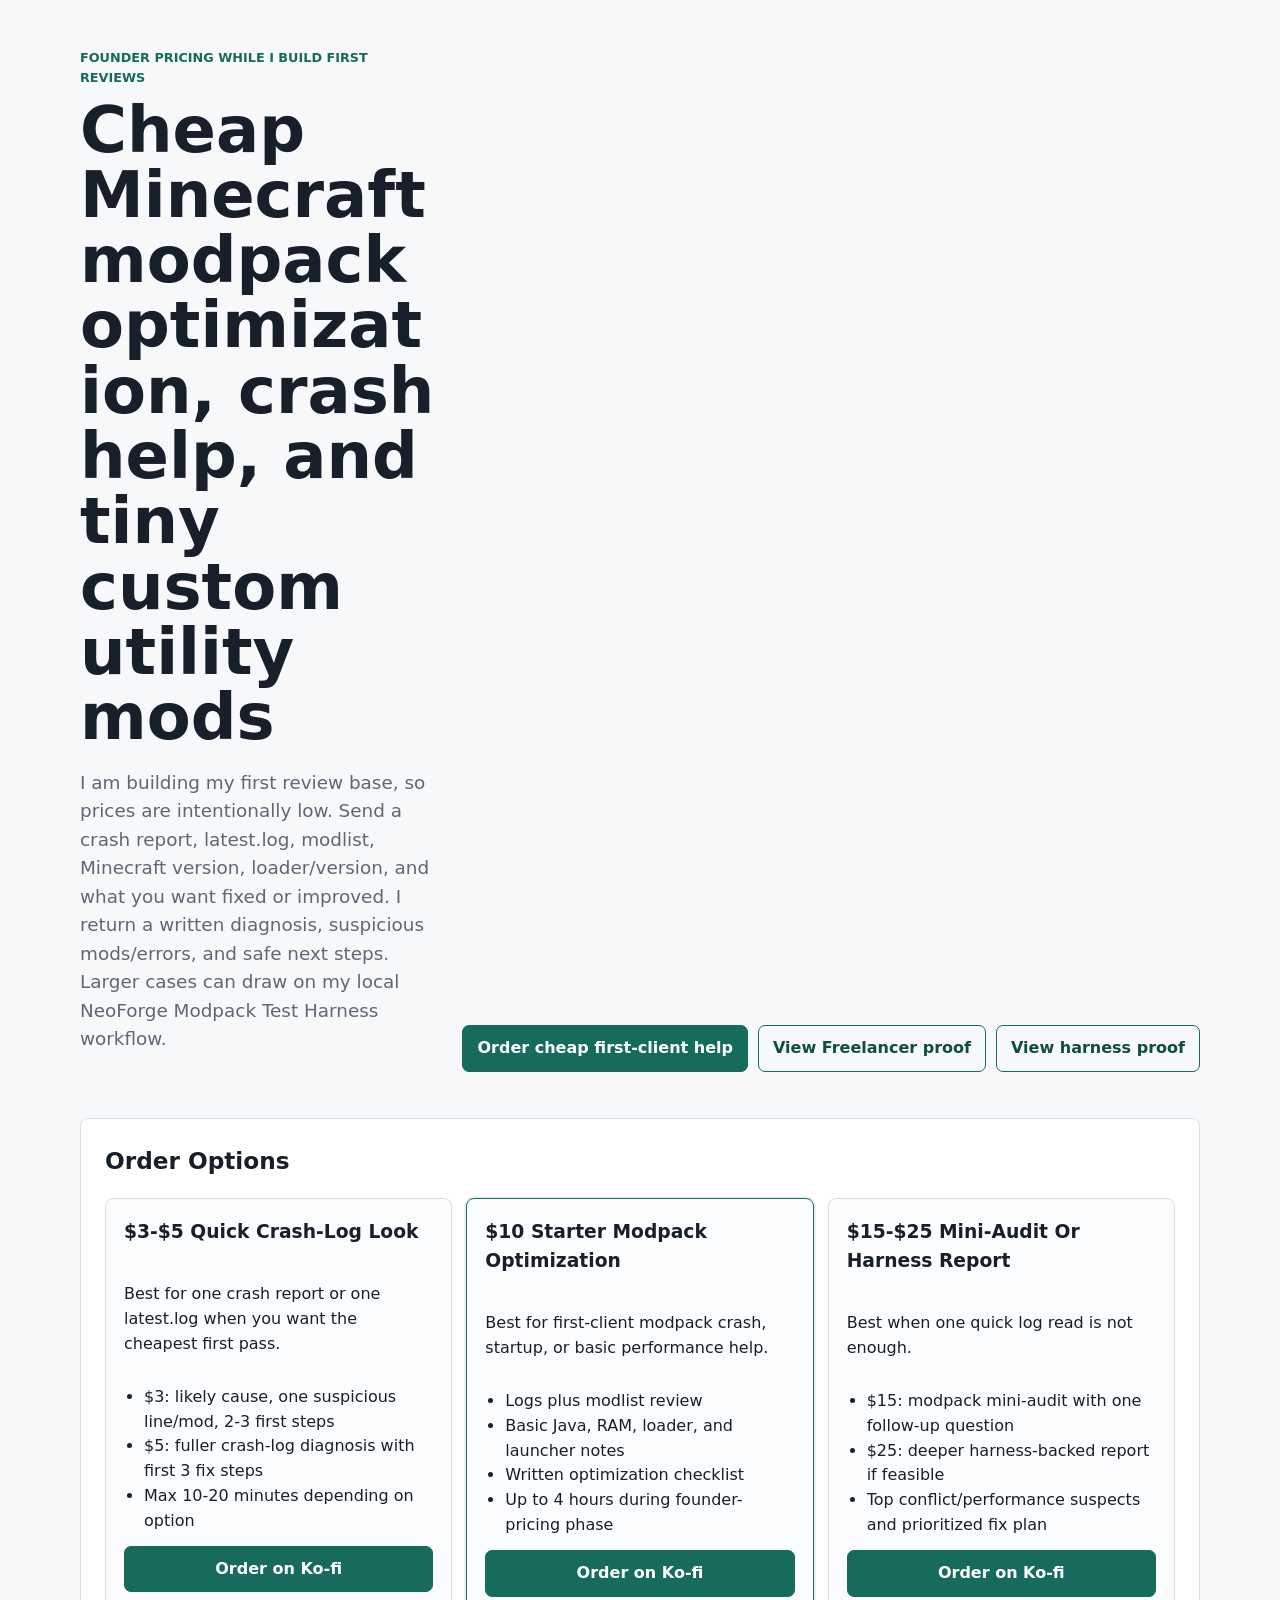
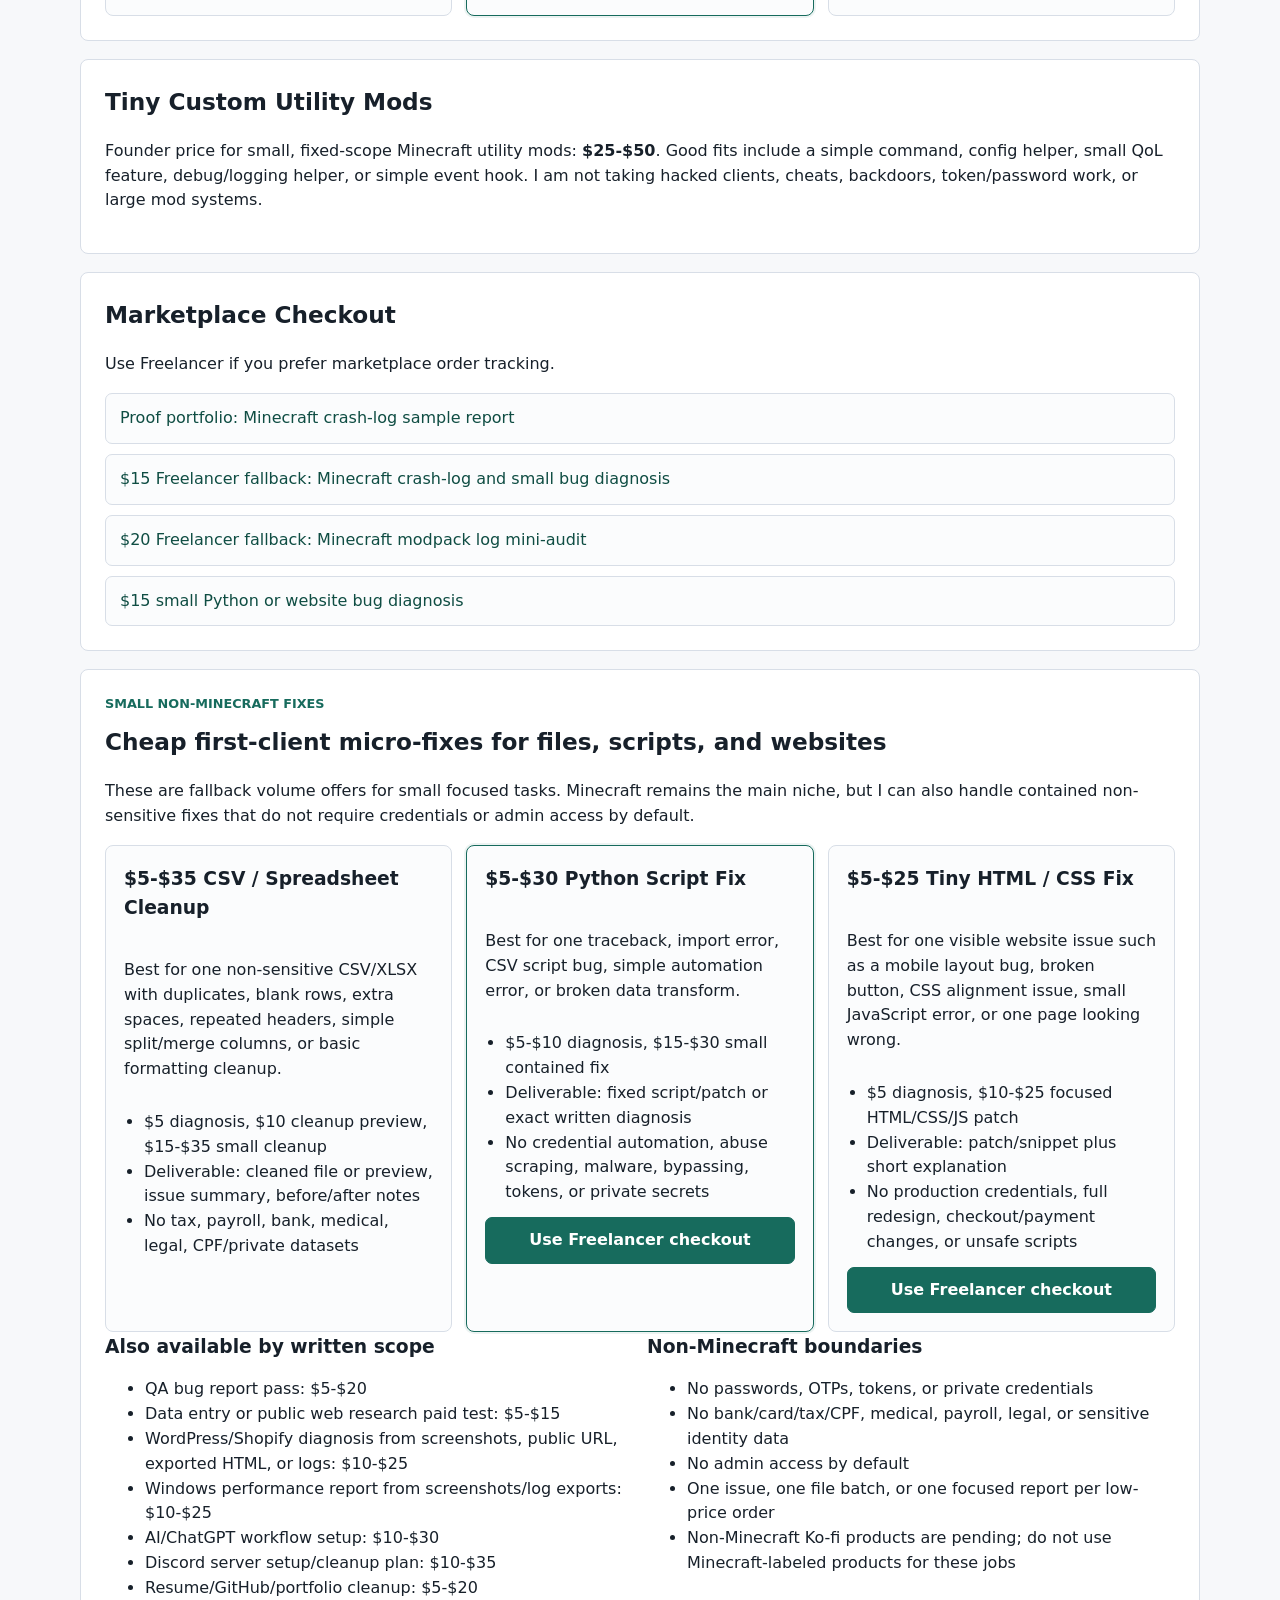
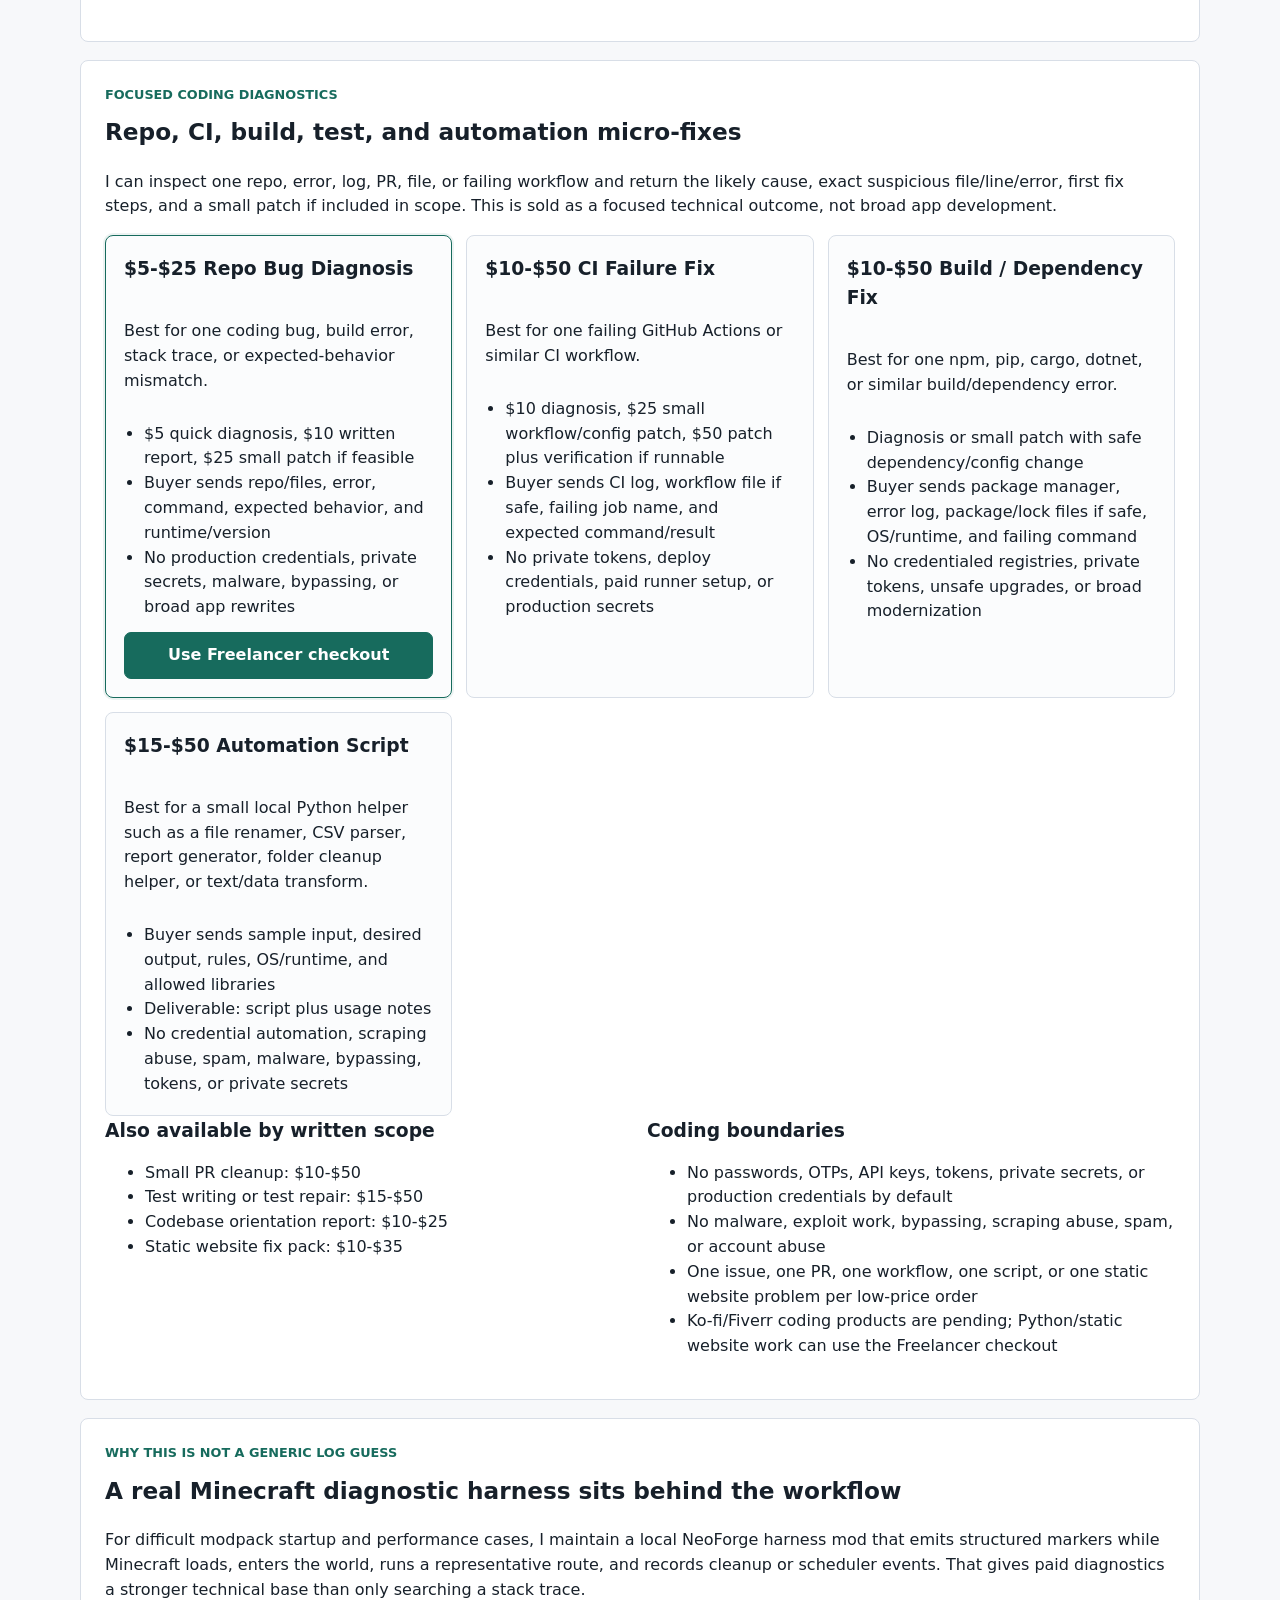
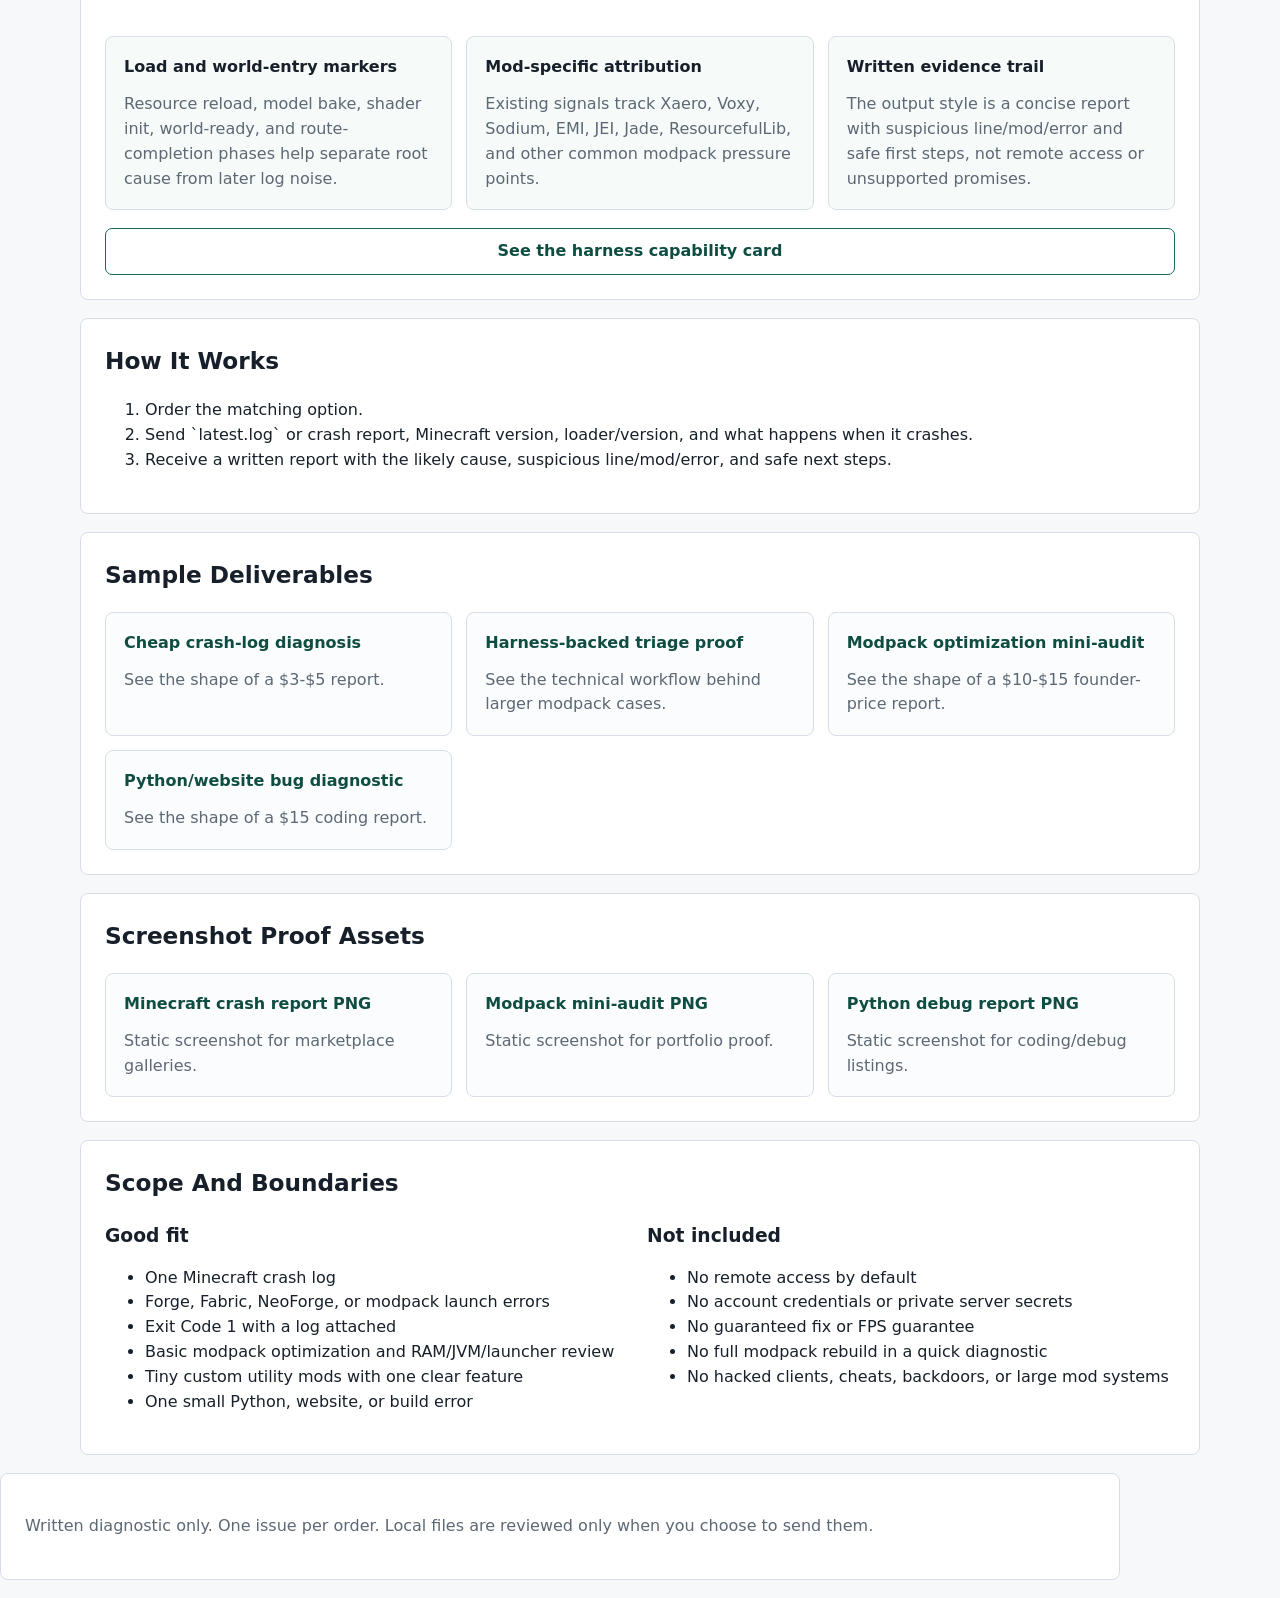
<file: minecraft-diagnostics/index.html>
<!doctype html>
<html lang="en">
<head>
  <meta charset="utf-8">
  <meta name="viewport" content="width=device-width, initial-scale=1">
  <title>Cheap Minecraft Modpack Optimization</title>
  <link rel="stylesheet" href="styles.css">
</head>
<body>
  <header class="topbar">
    <div>
      <p class="eyebrow">Founder pricing while I build first reviews</p>
      <h1>Cheap Minecraft modpack optimization, crash help, and tiny custom utility mods</h1>
      <p class="lead">I am building my first review base, so prices are intentionally low. Send a crash report, latest.log, modlist, Minecraft version, loader/version, and what you want fixed or improved. I return a written diagnosis, suspicious mods/errors, and safe next steps. Larger cases can draw on my local NeoForge Modpack Test Harness workflow.</p>
    </div>
    <nav aria-label="Primary actions">
      <a class="button primary" href="https://ko-fi.com/s/f633f838e4">Order cheap first-client help</a>
      <a class="button" href="https://www.freelancer.com/portfolio-items/11376465-minecraft-crash-log-sample">View Freelancer proof</a>
      <a class="button" href="harness-proof.html">View harness proof</a>
    </nav>
  </header>

  <main>
    <section class="pricing" aria-labelledby="pricing-title">
      <h2 id="pricing-title">Order Options</h2>
      <div class="price-grid">
        <article class="price-card">
          <h3>$3-$5 Quick Crash-Log Look</h3>
          <p>Best for one crash report or one latest.log when you want the cheapest first pass.</p>
          <ul>
            <li>$3: likely cause, one suspicious line/mod, 2-3 first steps</li>
            <li>$5: fuller crash-log diagnosis with first 3 fix steps</li>
            <li>Max 10-20 minutes depending on option</li>
          </ul>
          <a class="button primary" href="https://ko-fi.com/s/f633f838e4">Order on Ko-fi</a>
        </article>

        <article class="price-card emphasized">
          <h3>$10 Starter Modpack Optimization</h3>
          <p>Best for first-client modpack crash, startup, or basic performance help.</p>
          <ul>
            <li>Logs plus modlist review</li>
            <li>Basic Java, RAM, loader, and launcher notes</li>
            <li>Written optimization checklist</li>
            <li>Up to 4 hours during founder-pricing phase</li>
          </ul>
          <a class="button primary" href="https://ko-fi.com/s/13a39a4a55">Order on Ko-fi</a>
        </article>

        <article class="price-card">
          <h3>$15-$25 Mini-Audit Or Harness Report</h3>
          <p>Best when one quick log read is not enough.</p>
          <ul>
            <li>$15: modpack mini-audit with one follow-up question</li>
            <li>$25: deeper harness-backed report if feasible</li>
            <li>Top conflict/performance suspects and prioritized fix plan</li>
          </ul>
          <a class="button primary" href="https://ko-fi.com/s/7ca8291a5a">Order on Ko-fi</a>
        </article>
      </div>
    </section>

    <section class="marketplace" aria-labelledby="custom-mods-title">
      <h2 id="custom-mods-title">Tiny Custom Utility Mods</h2>
      <p>Founder price for small, fixed-scope Minecraft utility mods: <strong>$25-$50</strong>. Good fits include a simple command, config helper, small QoL feature, debug/logging helper, or simple event hook. I am not taking hacked clients, cheats, backdoors, token/password work, or large mod systems.</p>
    </section>

    <section class="marketplace" aria-labelledby="marketplace-title">
      <h2 id="marketplace-title">Marketplace Checkout</h2>
      <p>Use Freelancer if you prefer marketplace order tracking.</p>
      <div class="link-list">
        <a href="https://www.freelancer.com/portfolio-items/11376465-minecraft-crash-log-sample">Proof portfolio: Minecraft crash-log sample report</a>
        <a href="https://www.freelancer.com/service/debugging/minecraft-crash-log-and-small-bug-diagnosis">$15 Freelancer fallback: Minecraft crash-log and small bug diagnosis</a>
        <a href="https://www.freelancer.com/service/minecraft/minecraft-modpack-log-mini-audit">$20 Freelancer fallback: Minecraft modpack log mini-audit</a>
        <a href="https://www.freelancer.com/service/python/small-python-or-website-bug-diagnosis">$15 small Python or website bug diagnosis</a>
      </div>
    </section>

    <section class="marketplace" aria-labelledby="small-fixes-title">
      <p class="eyebrow">Small non-Minecraft fixes</p>
      <h2 id="small-fixes-title">Cheap first-client micro-fixes for files, scripts, and websites</h2>
      <p>These are fallback volume offers for small focused tasks. Minecraft remains the main niche, but I can also handle contained non-sensitive fixes that do not require credentials or admin access by default.</p>
      <div class="price-grid">
        <article class="price-card">
          <h3>$5-$35 CSV / Spreadsheet Cleanup</h3>
          <p>Best for one non-sensitive CSV/XLSX with duplicates, blank rows, extra spaces, repeated headers, simple split/merge columns, or basic formatting cleanup.</p>
          <ul>
            <li>$5 diagnosis, $10 cleanup preview, $15-$35 small cleanup</li>
            <li>Deliverable: cleaned file or preview, issue summary, before/after notes</li>
            <li>No tax, payroll, bank, medical, legal, CPF/private datasets</li>
          </ul>
        </article>

        <article class="price-card emphasized">
          <h3>$5-$30 Python Script Fix</h3>
          <p>Best for one traceback, import error, CSV script bug, simple automation error, or broken data transform.</p>
          <ul>
            <li>$5-$10 diagnosis, $15-$30 small contained fix</li>
            <li>Deliverable: fixed script/patch or exact written diagnosis</li>
            <li>No credential automation, abuse scraping, malware, bypassing, tokens, or private secrets</li>
          </ul>
          <a class="button primary" href="https://www.freelancer.com/service/python/small-python-or-website-bug-diagnosis">Use Freelancer checkout</a>
        </article>

        <article class="price-card">
          <h3>$5-$25 Tiny HTML / CSS Fix</h3>
          <p>Best for one visible website issue such as a mobile layout bug, broken button, CSS alignment issue, small JavaScript error, or one page looking wrong.</p>
          <ul>
            <li>$5 diagnosis, $10-$25 focused HTML/CSS/JS patch</li>
            <li>Deliverable: patch/snippet plus short explanation</li>
            <li>No production credentials, full redesign, checkout/payment changes, or unsafe scripts</li>
          </ul>
          <a class="button primary" href="https://www.freelancer.com/service/python/small-python-or-website-bug-diagnosis">Use Freelancer checkout</a>
        </article>
      </div>
      <div class="two-column">
        <div>
          <h3>Also available by written scope</h3>
          <ul>
            <li>QA bug report pass: $5-$20</li>
            <li>Data entry or public web research paid test: $5-$15</li>
            <li>WordPress/Shopify diagnosis from screenshots, public URL, exported HTML, or logs: $10-$25</li>
            <li>Windows performance report from screenshots/log exports: $10-$25</li>
            <li>AI/ChatGPT workflow setup: $10-$30</li>
            <li>Discord server setup/cleanup plan: $10-$35</li>
            <li>Resume/GitHub/portfolio cleanup: $5-$20</li>
          </ul>
        </div>
        <div>
          <h3>Non-Minecraft boundaries</h3>
          <ul>
            <li>No passwords, OTPs, tokens, or private credentials</li>
            <li>No bank/card/tax/CPF, medical, payroll, legal, or sensitive identity data</li>
            <li>No admin access by default</li>
            <li>One issue, one file batch, or one focused report per low-price order</li>
            <li>Non-Minecraft Ko-fi products are pending; do not use Minecraft-labeled products for these jobs</li>
          </ul>
        </div>
      </div>
    </section>

    <section class="marketplace" aria-labelledby="coding-micro-fixes-title">
      <p class="eyebrow">Focused coding diagnostics</p>
      <h2 id="coding-micro-fixes-title">Repo, CI, build, test, and automation micro-fixes</h2>
      <p>I can inspect one repo, error, log, PR, file, or failing workflow and return the likely cause, exact suspicious file/line/error, first fix steps, and a small patch if included in scope. This is sold as a focused technical outcome, not broad app development.</p>
      <div class="price-grid">
        <article class="price-card emphasized">
          <h3>$5-$25 Repo Bug Diagnosis</h3>
          <p>Best for one coding bug, build error, stack trace, or expected-behavior mismatch.</p>
          <ul>
            <li>$5 quick diagnosis, $10 written report, $25 small patch if feasible</li>
            <li>Buyer sends repo/files, error, command, expected behavior, and runtime/version</li>
            <li>No production credentials, private secrets, malware, bypassing, or broad app rewrites</li>
          </ul>
          <a class="button primary" href="https://www.freelancer.com/service/python/small-python-or-website-bug-diagnosis">Use Freelancer checkout</a>
        </article>

        <article class="price-card">
          <h3>$10-$50 CI Failure Fix</h3>
          <p>Best for one failing GitHub Actions or similar CI workflow.</p>
          <ul>
            <li>$10 diagnosis, $25 small workflow/config patch, $50 patch plus verification if runnable</li>
            <li>Buyer sends CI log, workflow file if safe, failing job name, and expected command/result</li>
            <li>No private tokens, deploy credentials, paid runner setup, or production secrets</li>
          </ul>
        </article>

        <article class="price-card">
          <h3>$10-$50 Build / Dependency Fix</h3>
          <p>Best for one npm, pip, cargo, dotnet, or similar build/dependency error.</p>
          <ul>
            <li>Diagnosis or small patch with safe dependency/config change</li>
            <li>Buyer sends package manager, error log, package/lock files if safe, OS/runtime, and failing command</li>
            <li>No credentialed registries, private tokens, unsafe upgrades, or broad modernization</li>
          </ul>
        </article>

        <article class="price-card">
          <h3>$15-$50 Automation Script</h3>
          <p>Best for a small local Python helper such as a file renamer, CSV parser, report generator, folder cleanup helper, or text/data transform.</p>
          <ul>
            <li>Buyer sends sample input, desired output, rules, OS/runtime, and allowed libraries</li>
            <li>Deliverable: script plus usage notes</li>
            <li>No credential automation, scraping abuse, spam, malware, bypassing, tokens, or private secrets</li>
          </ul>
        </article>
      </div>
      <div class="two-column">
        <div>
          <h3>Also available by written scope</h3>
          <ul>
            <li>Small PR cleanup: $10-$50</li>
            <li>Test writing or test repair: $15-$50</li>
            <li>Codebase orientation report: $10-$25</li>
            <li>Static website fix pack: $10-$35</li>
          </ul>
        </div>
        <div>
          <h3>Coding boundaries</h3>
          <ul>
            <li>No passwords, OTPs, API keys, tokens, private secrets, or production credentials by default</li>
            <li>No malware, exploit work, bypassing, scraping abuse, spam, or account abuse</li>
            <li>One issue, one PR, one workflow, one script, or one static website problem per low-price order</li>
            <li>Ko-fi/Fiverr coding products are pending; Python/static website work can use the Freelancer checkout</li>
          </ul>
        </div>
      </div>
    </section>

    <section class="proof" aria-labelledby="proof-title">
      <div>
        <p class="eyebrow">Why this is not a generic log guess</p>
        <h2 id="proof-title">A real Minecraft diagnostic harness sits behind the workflow</h2>
        <p>For difficult modpack startup and performance cases, I maintain a local NeoForge harness mod that emits structured markers while Minecraft loads, enters the world, runs a representative route, and records cleanup or scheduler events. That gives paid diagnostics a stronger technical base than only searching a stack trace.</p>
      </div>
      <div class="proof-grid">
        <article class="proof-card">
          <strong>Load and world-entry markers</strong>
          <span>Resource reload, model bake, shader init, world-ready, and route-completion phases help separate root cause from later log noise.</span>
        </article>
        <article class="proof-card">
          <strong>Mod-specific attribution</strong>
          <span>Existing signals track Xaero, Voxy, Sodium, EMI, JEI, Jade, ResourcefulLib, and other common modpack pressure points.</span>
        </article>
        <article class="proof-card">
          <strong>Written evidence trail</strong>
          <span>The output style is a concise report with suspicious line/mod/error and safe first steps, not remote access or unsupported promises.</span>
        </article>
      </div>
      <a class="button" href="harness-proof.html">See the harness capability card</a>
    </section>

    <section class="how" aria-labelledby="how-title">
      <h2 id="how-title">How It Works</h2>
      <ol>
        <li>Order the matching option.</li>
        <li>Send `latest.log` or crash report, Minecraft version, loader/version, and what happens when it crashes.</li>
        <li>Receive a written report with the likely cause, suspicious line/mod/error, and safe next steps.</li>
      </ol>
    </section>

    <section class="samples" aria-labelledby="samples-title">
      <h2 id="samples-title">Sample Deliverables</h2>
      <div class="sample-grid">
        <a class="sample-card" href="sample_minecraft_crash_report.html">
          <strong>Cheap crash-log diagnosis</strong>
          <span>See the shape of a $3-$5 report.</span>
        </a>
        <a class="sample-card" href="harness-proof.html">
          <strong>Harness-backed triage proof</strong>
          <span>See the technical workflow behind larger modpack cases.</span>
        </a>
        <a class="sample-card" href="sample_modpack_mini_audit.html">
          <strong>Modpack optimization mini-audit</strong>
          <span>See the shape of a $10-$15 founder-price report.</span>
        </a>
        <a class="sample-card" href="sample_python_debug_report.html">
          <strong>Python/website bug diagnostic</strong>
          <span>See the shape of a $15 coding report.</span>
        </a>
      </div>
    </section>

    <section class="screenshots" aria-labelledby="screenshots-title">
      <h2 id="screenshots-title">Screenshot Proof Assets</h2>
      <div class="sample-grid">
        <a class="sample-card" href="sample_minecraft_crash_report.png">
          <strong>Minecraft crash report PNG</strong>
          <span>Static screenshot for marketplace galleries.</span>
        </a>
        <a class="sample-card" href="sample_modpack_mini_audit.png">
          <strong>Modpack mini-audit PNG</strong>
          <span>Static screenshot for portfolio proof.</span>
        </a>
        <a class="sample-card" href="sample_python_debug_report.png">
          <strong>Python debug report PNG</strong>
          <span>Static screenshot for coding/debug listings.</span>
        </a>
      </div>
    </section>

    <section class="boundaries" aria-labelledby="boundaries-title">
      <h2 id="boundaries-title">Scope And Boundaries</h2>
      <div class="two-column">
        <div>
          <h3>Good fit</h3>
          <ul>
            <li>One Minecraft crash log</li>
            <li>Forge, Fabric, NeoForge, or modpack launch errors</li>
            <li>Exit Code 1 with a log attached</li>
            <li>Basic modpack optimization and RAM/JVM/launcher review</li>
            <li>Tiny custom utility mods with one clear feature</li>
            <li>One small Python, website, or build error</li>
          </ul>
        </div>
        <div>
          <h3>Not included</h3>
          <ul>
            <li>No remote access by default</li>
            <li>No account credentials or private server secrets</li>
            <li>No guaranteed fix or FPS guarantee</li>
            <li>No full modpack rebuild in a quick diagnostic</li>
            <li>No hacked clients, cheats, backdoors, or large mod systems</li>
          </ul>
        </div>
      </div>
    </section>
  </main>

  <footer>
      <p>Written diagnostic only. One issue per order. Local files are reviewed only when you choose to send them.</p>
  </footer>
</body>
</html>
</file>
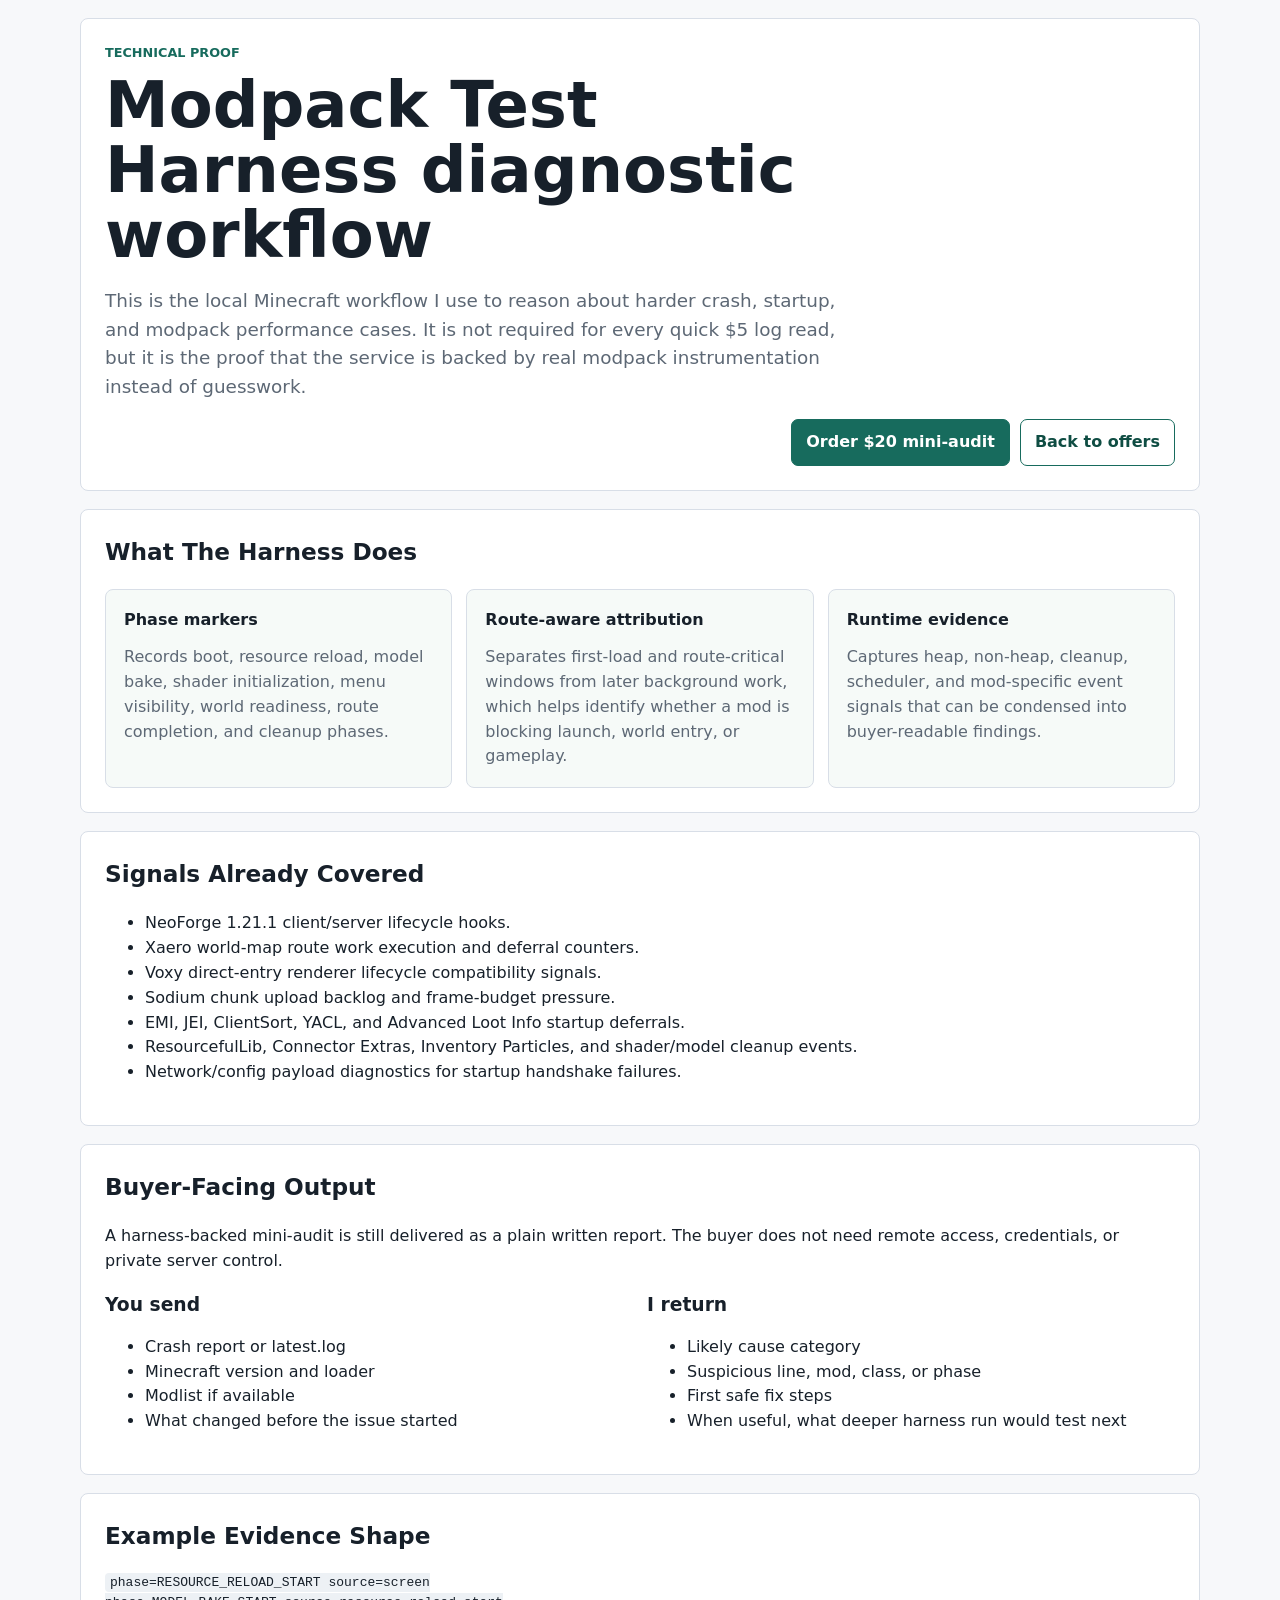
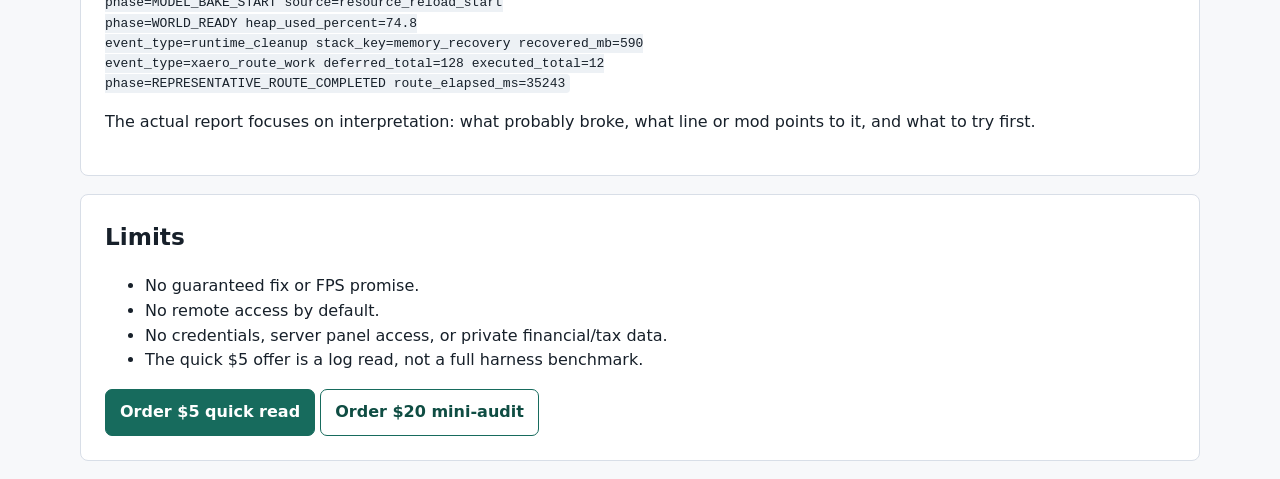
<file: minecraft-diagnostics/harness-proof.html>
<!doctype html>
<html lang="en">
<head>
  <meta charset="utf-8">
  <meta name="viewport" content="width=device-width, initial-scale=1">
  <title>Modpack Test Harness Proof</title>
  <link rel="stylesheet" href="styles.css">
</head>
<body>
  <main>
    <section>
      <p class="eyebrow">Technical proof</p>
      <h1>Modpack Test Harness diagnostic workflow</h1>
      <p class="lead">This is the local Minecraft workflow I use to reason about harder crash, startup, and modpack performance cases. It is not required for every quick $5 log read, but it is the proof that the service is backed by real modpack instrumentation instead of guesswork.</p>
      <nav aria-label="Proof page actions">
        <a class="button primary" href="https://ko-fi.com/s/7ca8291a5a">Order $20 mini-audit</a>
        <a class="button" href="index.html">Back to offers</a>
      </nav>
    </section>

    <section>
      <h2>What The Harness Does</h2>
      <div class="proof-grid">
        <article class="proof-card">
          <strong>Phase markers</strong>
          <span>Records boot, resource reload, model bake, shader initialization, menu visibility, world readiness, route completion, and cleanup phases.</span>
        </article>
        <article class="proof-card">
          <strong>Route-aware attribution</strong>
          <span>Separates first-load and route-critical windows from later background work, which helps identify whether a mod is blocking launch, world entry, or gameplay.</span>
        </article>
        <article class="proof-card">
          <strong>Runtime evidence</strong>
          <span>Captures heap, non-heap, cleanup, scheduler, and mod-specific event signals that can be condensed into buyer-readable findings.</span>
        </article>
      </div>
    </section>

    <section>
      <h2>Signals Already Covered</h2>
      <ul>
        <li>NeoForge 1.21.1 client/server lifecycle hooks.</li>
        <li>Xaero world-map route work execution and deferral counters.</li>
        <li>Voxy direct-entry renderer lifecycle compatibility signals.</li>
        <li>Sodium chunk upload backlog and frame-budget pressure.</li>
        <li>EMI, JEI, ClientSort, YACL, and Advanced Loot Info startup deferrals.</li>
        <li>ResourcefulLib, Connector Extras, Inventory Particles, and shader/model cleanup events.</li>
        <li>Network/config payload diagnostics for startup handshake failures.</li>
      </ul>
    </section>

    <section>
      <h2>Buyer-Facing Output</h2>
      <p>A harness-backed mini-audit is still delivered as a plain written report. The buyer does not need remote access, credentials, or private server control.</p>
      <div class="two-column">
        <div>
          <h3>You send</h3>
          <ul>
            <li>Crash report or latest.log</li>
            <li>Minecraft version and loader</li>
            <li>Modlist if available</li>
            <li>What changed before the issue started</li>
          </ul>
        </div>
        <div>
          <h3>I return</h3>
          <ul>
            <li>Likely cause category</li>
            <li>Suspicious line, mod, class, or phase</li>
            <li>First safe fix steps</li>
            <li>When useful, what deeper harness run would test next</li>
          </ul>
        </div>
      </div>
    </section>

    <section>
      <h2>Example Evidence Shape</h2>
      <pre><code>phase=RESOURCE_RELOAD_START source=screen
phase=MODEL_BAKE_START source=resource_reload_start
phase=WORLD_READY heap_used_percent=74.8
event_type=runtime_cleanup stack_key=memory_recovery recovered_mb=590
event_type=xaero_route_work deferred_total=128 executed_total=12
phase=REPRESENTATIVE_ROUTE_COMPLETED route_elapsed_ms=35243</code></pre>
      <p>The actual report focuses on interpretation: what probably broke, what line or mod points to it, and what to try first.</p>
    </section>

    <section>
      <h2>Limits</h2>
      <ul>
        <li>No guaranteed fix or FPS promise.</li>
        <li>No remote access by default.</li>
        <li>No credentials, server panel access, or private financial/tax data.</li>
        <li>The quick $5 offer is a log read, not a full harness benchmark.</li>
      </ul>
      <a class="button primary" href="https://ko-fi.com/s/f633f838e4">Order $5 quick read</a>
      <a class="button" href="https://ko-fi.com/s/7ca8291a5a">Order $20 mini-audit</a>
    </section>
  </main>
</body>
</html>
</file>
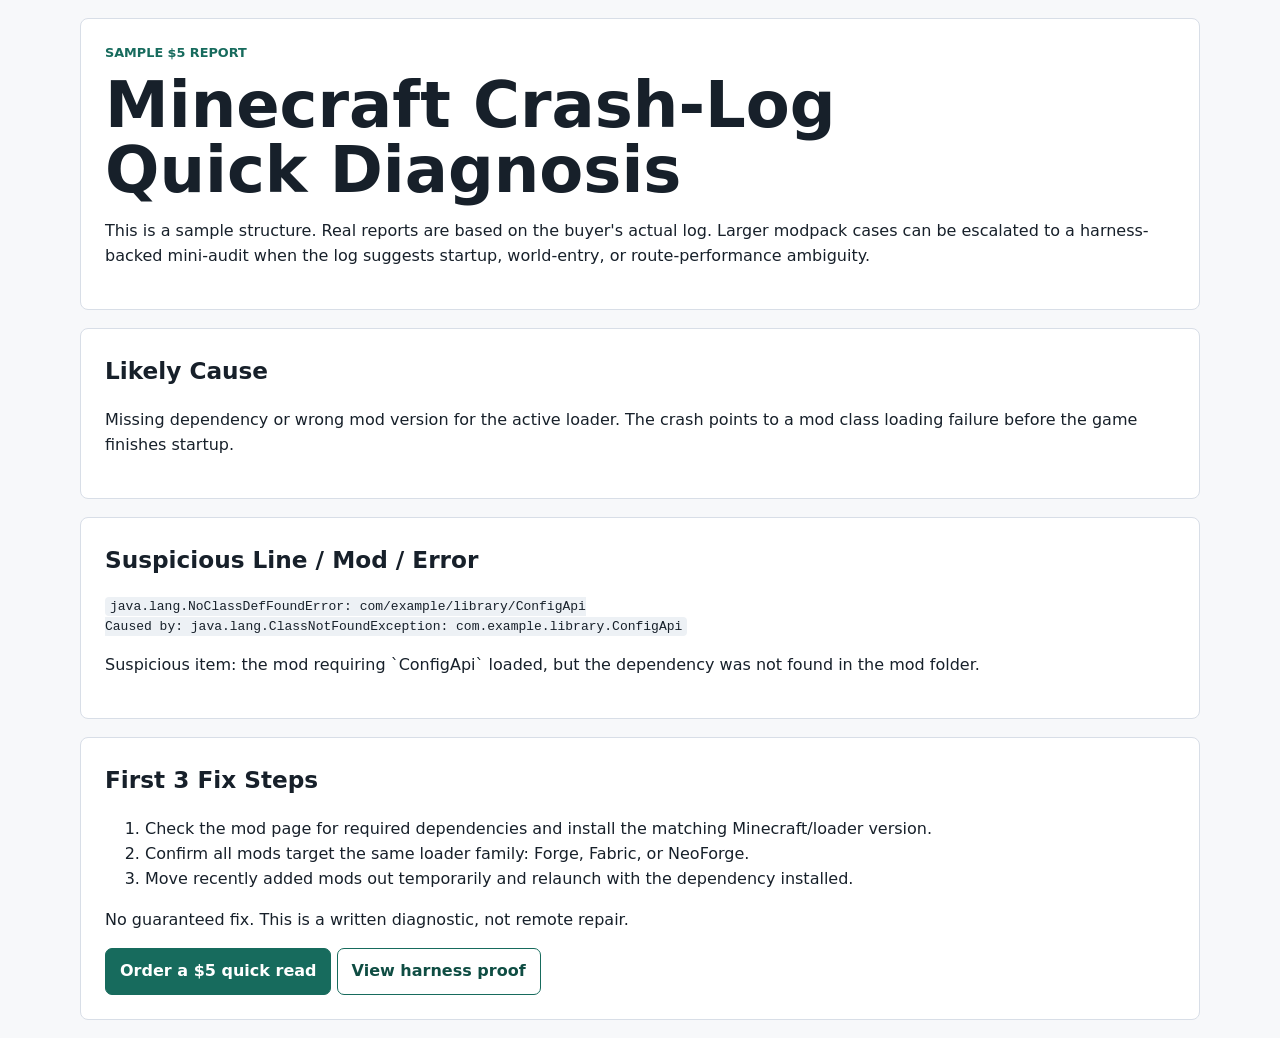
<file: minecraft-diagnostics/sample-minecraft-report.html>
<!doctype html>
<html lang="en">
<head>
  <meta charset="utf-8">
  <meta name="viewport" content="width=device-width, initial-scale=1">
  <title>Sample Minecraft Crash Diagnosis</title>
  <link rel="stylesheet" href="styles.css">
</head>
<body>
  <main>
    <section>
      <p class="eyebrow">Sample $5 report</p>
      <h1>Minecraft Crash-Log Quick Diagnosis</h1>
      <p>This is a sample structure. Real reports are based on the buyer's actual log. Larger modpack cases can be escalated to a harness-backed mini-audit when the log suggests startup, world-entry, or route-performance ambiguity.</p>
    </section>

    <section>
      <h2>Likely Cause</h2>
      <p>Missing dependency or wrong mod version for the active loader. The crash points to a mod class loading failure before the game finishes startup.</p>
    </section>

    <section>
      <h2>Suspicious Line / Mod / Error</h2>
      <pre><code>java.lang.NoClassDefFoundError: com/example/library/ConfigApi
Caused by: java.lang.ClassNotFoundException: com.example.library.ConfigApi</code></pre>
      <p>Suspicious item: the mod requiring `ConfigApi` loaded, but the dependency was not found in the mod folder.</p>
    </section>

    <section>
      <h2>First 3 Fix Steps</h2>
      <ol>
        <li>Check the mod page for required dependencies and install the matching Minecraft/loader version.</li>
        <li>Confirm all mods target the same loader family: Forge, Fabric, or NeoForge.</li>
        <li>Move recently added mods out temporarily and relaunch with the dependency installed.</li>
      </ol>
      <p>No guaranteed fix. This is a written diagnostic, not remote repair.</p>
      <a class="button primary" href="https://ko-fi.com/s/f633f838e4">Order a $5 quick read</a>
      <a class="button" href="harness-proof.html">View harness proof</a>
    </section>
  </main>
</body>
</html>
</file>
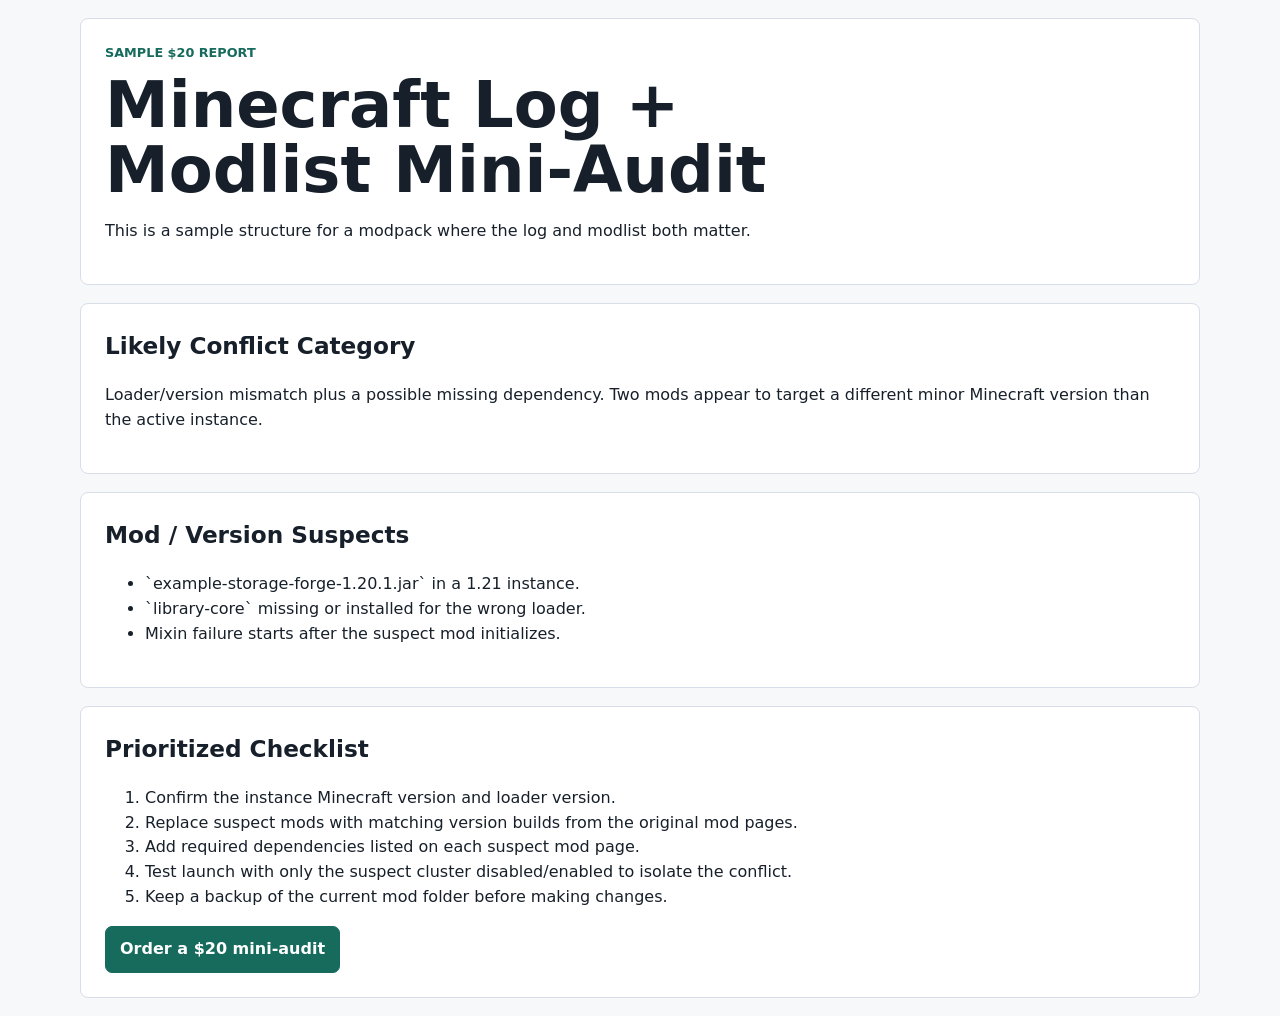
<file: minecraft-diagnostics/sample-modpack-mini-audit.html>
<!doctype html>
<html lang="en">
<head>
  <meta charset="utf-8">
  <meta name="viewport" content="width=device-width, initial-scale=1">
  <title>Sample Modpack Mini-Audit</title>
  <link rel="stylesheet" href="styles.css">
</head>
<body>
  <main>
    <section>
      <p class="eyebrow">Sample $20 report</p>
      <h1>Minecraft Log + Modlist Mini-Audit</h1>
      <p>This is a sample structure for a modpack where the log and modlist both matter.</p>
    </section>

    <section>
      <h2>Likely Conflict Category</h2>
      <p>Loader/version mismatch plus a possible missing dependency. Two mods appear to target a different minor Minecraft version than the active instance.</p>
    </section>

    <section>
      <h2>Mod / Version Suspects</h2>
      <ul>
        <li>`example-storage-forge-1.20.1.jar` in a 1.21 instance.</li>
        <li>`library-core` missing or installed for the wrong loader.</li>
        <li>Mixin failure starts after the suspect mod initializes.</li>
      </ul>
    </section>

    <section>
      <h2>Prioritized Checklist</h2>
      <ol>
        <li>Confirm the instance Minecraft version and loader version.</li>
        <li>Replace suspect mods with matching version builds from the original mod pages.</li>
        <li>Add required dependencies listed on each suspect mod page.</li>
        <li>Test launch with only the suspect cluster disabled/enabled to isolate the conflict.</li>
        <li>Keep a backup of the current mod folder before making changes.</li>
      </ol>
      <a class="button primary" href="https://ko-fi.com/s/7ca8291a5a">Order a $20 mini-audit</a>
    </section>
  </main>
</body>
</html>
</file>
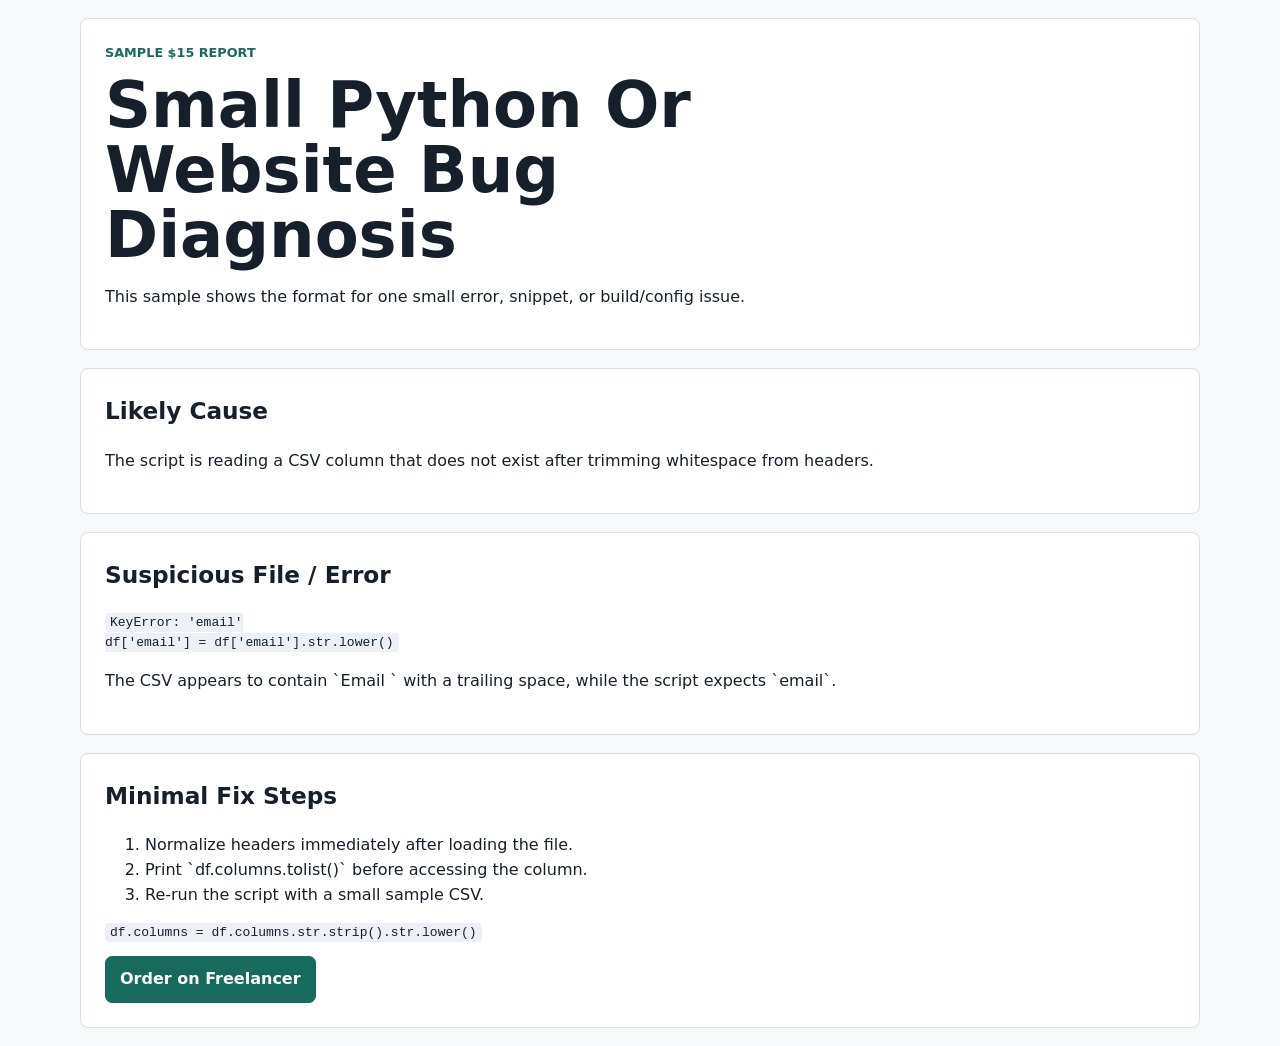
<file: minecraft-diagnostics/sample-python-debug-report.html>
<!doctype html>
<html lang="en">
<head>
  <meta charset="utf-8">
  <meta name="viewport" content="width=device-width, initial-scale=1">
  <title>Sample Python / Website Bug Diagnostic</title>
  <link rel="stylesheet" href="styles.css">
</head>
<body>
  <main>
    <section>
      <p class="eyebrow">Sample $15 report</p>
      <h1>Small Python Or Website Bug Diagnosis</h1>
      <p>This sample shows the format for one small error, snippet, or build/config issue.</p>
    </section>

    <section>
      <h2>Likely Cause</h2>
      <p>The script is reading a CSV column that does not exist after trimming whitespace from headers.</p>
    </section>

    <section>
      <h2>Suspicious File / Error</h2>
      <pre><code>KeyError: 'email'
df['email'] = df['email'].str.lower()</code></pre>
      <p>The CSV appears to contain `Email ` with a trailing space, while the script expects `email`.</p>
    </section>

    <section>
      <h2>Minimal Fix Steps</h2>
      <ol>
        <li>Normalize headers immediately after loading the file.</li>
        <li>Print `df.columns.tolist()` before accessing the column.</li>
        <li>Re-run the script with a small sample CSV.</li>
      </ol>
      <pre><code>df.columns = df.columns.str.strip().str.lower()</code></pre>
      <a class="button primary" href="https://www.freelancer.com/service/python/small-python-or-website-bug-diagnosis">Order on Freelancer</a>
    </section>
  </main>
</body>
</html>
</file>
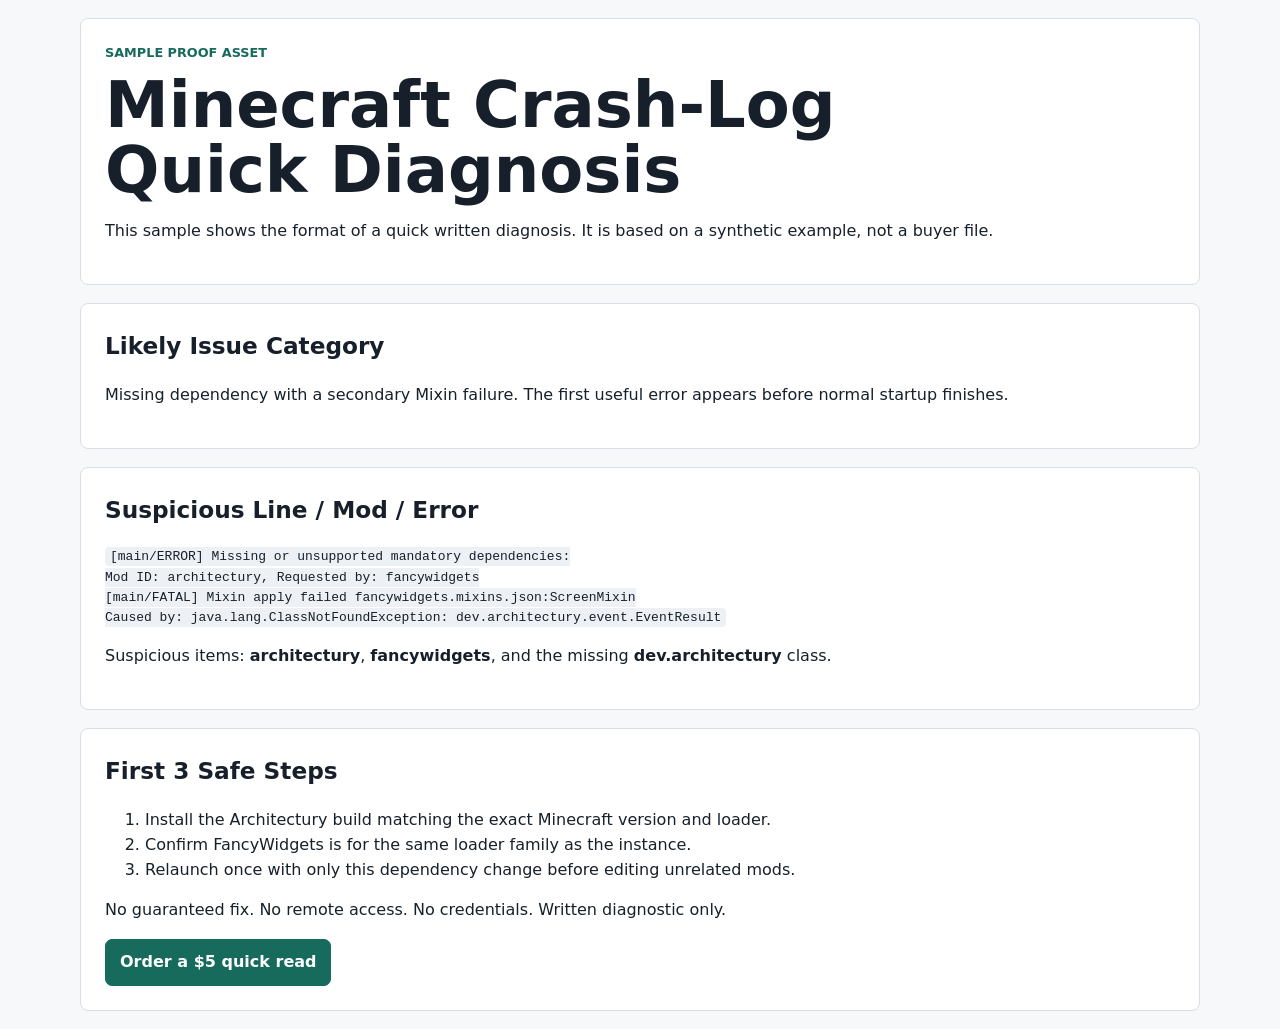
<file: minecraft-diagnostics/sample_minecraft_crash_report.html>
<!doctype html>
<html lang="en">
<head>
  <meta charset="utf-8">
  <meta name="viewport" content="width=device-width, initial-scale=1">
  <title>Sample Minecraft Crash Report</title>
  <link rel="stylesheet" href="styles.css">
</head>
<body>
  <main>
    <section>
      <p class="eyebrow">Sample proof asset</p>
      <h1>Minecraft Crash-Log Quick Diagnosis</h1>
      <p>This sample shows the format of a quick written diagnosis. It is based on a synthetic example, not a buyer file.</p>
    </section>

    <section>
      <h2>Likely Issue Category</h2>
      <p>Missing dependency with a secondary Mixin failure. The first useful error appears before normal startup finishes.</p>
    </section>

    <section>
      <h2>Suspicious Line / Mod / Error</h2>
      <pre><code>[main/ERROR] Missing or unsupported mandatory dependencies:
Mod ID: architectury, Requested by: fancywidgets
[main/FATAL] Mixin apply failed fancywidgets.mixins.json:ScreenMixin
Caused by: java.lang.ClassNotFoundException: dev.architectury.event.EventResult</code></pre>
      <p>Suspicious items: <strong>architectury</strong>, <strong>fancywidgets</strong>, and the missing <strong>dev.architectury</strong> class.</p>
    </section>

    <section>
      <h2>First 3 Safe Steps</h2>
      <ol>
        <li>Install the Architectury build matching the exact Minecraft version and loader.</li>
        <li>Confirm FancyWidgets is for the same loader family as the instance.</li>
        <li>Relaunch once with only this dependency change before editing unrelated mods.</li>
      </ol>
      <p>No guaranteed fix. No remote access. No credentials. Written diagnostic only.</p>
      <a class="button primary" href="https://ko-fi.com/s/f633f838e4">Order a $5 quick read</a>
    </section>
  </main>
</body>
</html>
</file>
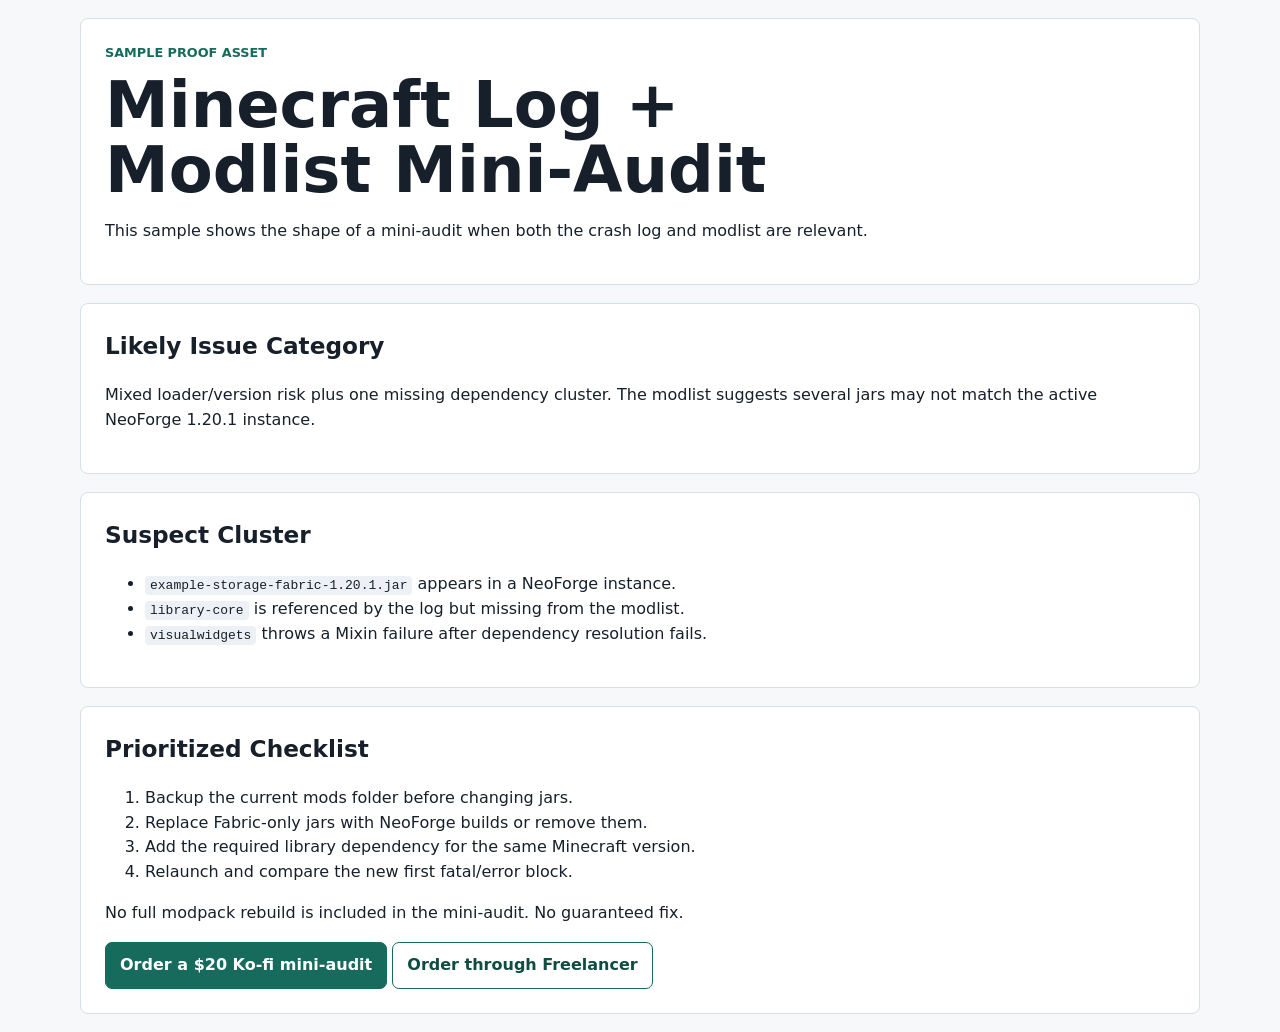
<file: minecraft-diagnostics/sample_modpack_mini_audit.html>
<!doctype html>
<html lang="en">
<head>
  <meta charset="utf-8">
  <meta name="viewport" content="width=device-width, initial-scale=1">
  <title>Sample Modpack Mini Audit</title>
  <link rel="stylesheet" href="styles.css">
</head>
<body>
  <main>
    <section>
      <p class="eyebrow">Sample proof asset</p>
      <h1>Minecraft Log + Modlist Mini-Audit</h1>
      <p>This sample shows the shape of a mini-audit when both the crash log and modlist are relevant.</p>
    </section>

    <section>
      <h2>Likely Issue Category</h2>
      <p>Mixed loader/version risk plus one missing dependency cluster. The modlist suggests several jars may not match the active NeoForge 1.20.1 instance.</p>
    </section>

    <section>
      <h2>Suspect Cluster</h2>
      <ul>
        <li><code>example-storage-fabric-1.20.1.jar</code> appears in a NeoForge instance.</li>
        <li><code>library-core</code> is referenced by the log but missing from the modlist.</li>
        <li><code>visualwidgets</code> throws a Mixin failure after dependency resolution fails.</li>
      </ul>
    </section>

    <section>
      <h2>Prioritized Checklist</h2>
      <ol>
        <li>Backup the current mods folder before changing jars.</li>
        <li>Replace Fabric-only jars with NeoForge builds or remove them.</li>
        <li>Add the required library dependency for the same Minecraft version.</li>
        <li>Relaunch and compare the new first fatal/error block.</li>
      </ol>
      <p>No full modpack rebuild is included in the mini-audit. No guaranteed fix.</p>
      <a class="button primary" href="https://ko-fi.com/s/7ca8291a5a">Order a $20 Ko-fi mini-audit</a>
      <a class="button" href="https://www.freelancer.com/service/minecraft/minecraft-modpack-log-mini-audit">Order through Freelancer</a>
    </section>
  </main>
</body>
</html>
</file>
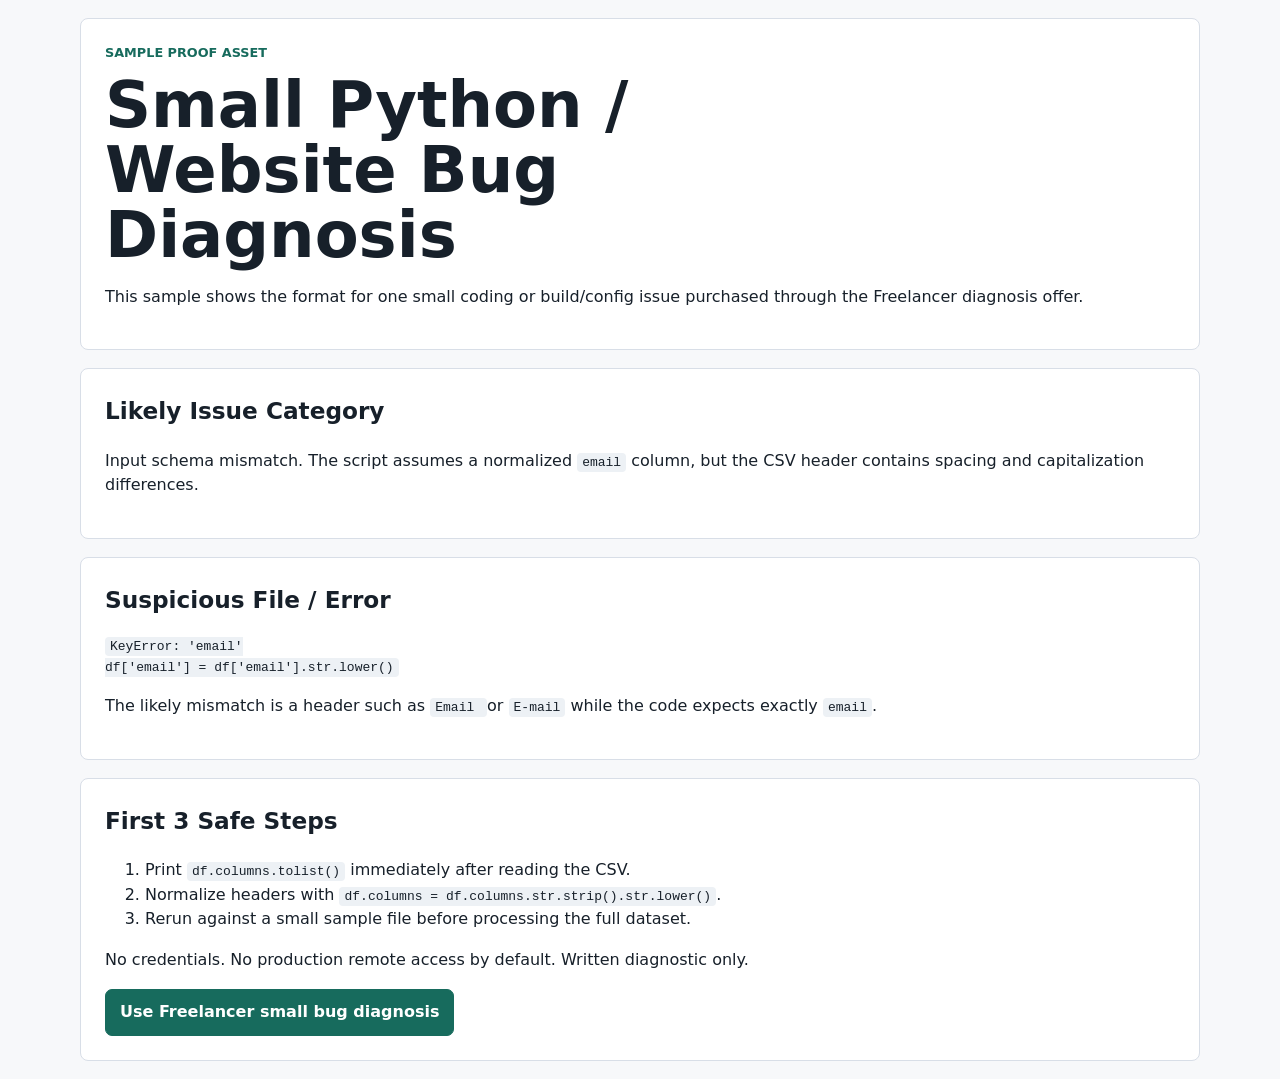
<file: minecraft-diagnostics/sample_python_debug_report.html>
<!doctype html>
<html lang="en">
<head>
  <meta charset="utf-8">
  <meta name="viewport" content="width=device-width, initial-scale=1">
  <title>Sample Python Debug Report</title>
  <link rel="stylesheet" href="styles.css">
</head>
<body>
  <main>
    <section>
      <p class="eyebrow">Sample proof asset</p>
      <h1>Small Python / Website Bug Diagnosis</h1>
      <p>This sample shows the format for one small coding or build/config issue purchased through the Freelancer diagnosis offer.</p>
    </section>

    <section>
      <h2>Likely Issue Category</h2>
      <p>Input schema mismatch. The script assumes a normalized <code>email</code> column, but the CSV header contains spacing and capitalization differences.</p>
    </section>

    <section>
      <h2>Suspicious File / Error</h2>
      <pre><code>KeyError: 'email'
df['email'] = df['email'].str.lower()</code></pre>
      <p>The likely mismatch is a header such as <code>Email </code> or <code>E-mail</code> while the code expects exactly <code>email</code>.</p>
    </section>

    <section>
      <h2>First 3 Safe Steps</h2>
      <ol>
        <li>Print <code>df.columns.tolist()</code> immediately after reading the CSV.</li>
        <li>Normalize headers with <code>df.columns = df.columns.str.strip().str.lower()</code>.</li>
        <li>Rerun against a small sample file before processing the full dataset.</li>
      </ol>
      <p>No credentials. No production remote access by default. Written diagnostic only.</p>
      <a class="button primary" href="https://www.freelancer.com/service/debugging/minecraft-crash-log-and-small-bug-diagnosis">Use Freelancer small bug diagnosis</a>
    </section>
  </main>
</body>
</html>
</file>
<file: minecraft-diagnostics/styles.css>
:root {
  color-scheme: light;
  --bg: #f7f8fa;
  --panel: #ffffff;
  --ink: #17202a;
  --muted: #5d6875;
  --line: #d8dee7;
  --accent: #176b5d;
  --accent-dark: #0f4d43;
  --warn: #8a5a00;
  font-family: Inter, ui-sans-serif, system-ui, -apple-system, BlinkMacSystemFont, "Segoe UI", sans-serif;
}

* {
  box-sizing: border-box;
}

body {
  margin: 0;
  background: var(--bg);
  color: var(--ink);
  line-height: 1.55;
}

.topbar,
main,
footer {
  width: min(1120px, calc(100% - 32px));
  margin: 0 auto;
}

.topbar {
  display: grid;
  grid-template-columns: minmax(0, 1fr) auto;
  gap: 28px;
  align-items: end;
  padding: 48px 0 28px;
}

.eyebrow {
  margin: 0 0 10px;
  color: var(--accent);
  font-weight: 700;
  text-transform: uppercase;
  font-size: 0.8rem;
  letter-spacing: 0;
}

h1,
h2,
h3,
p {
  overflow-wrap: anywhere;
}

h1 {
  max-width: 780px;
  margin: 0;
  font-size: clamp(2rem, 5vw, 4.25rem);
  line-height: 1.02;
  letter-spacing: 0;
}

.lead {
  max-width: 760px;
  color: var(--muted);
  font-size: 1.15rem;
}

nav {
  display: flex;
  gap: 10px;
  flex-wrap: wrap;
  justify-content: flex-end;
}

section,
footer {
  margin: 18px 0;
  padding: 24px;
  background: var(--panel);
  border: 1px solid var(--line);
  border-radius: 8px;
}

h2 {
  margin-top: 0;
  font-size: 1.45rem;
}

h3 {
  margin: 0 0 8px;
}

.price-grid,
.sample-grid,
.proof-grid,
.two-column {
  display: grid;
  grid-template-columns: repeat(3, minmax(0, 1fr));
  gap: 14px;
}

.two-column {
  grid-template-columns: repeat(2, minmax(0, 1fr));
}

.price-card,
.sample-card,
.proof-card {
  display: flex;
  flex-direction: column;
  gap: 12px;
  padding: 18px;
  border: 1px solid var(--line);
  border-radius: 8px;
  background: #fbfcfd;
  min-width: 0;
}

.price-card.emphasized {
  border-color: var(--accent);
  box-shadow: 0 0 0 2px rgba(23, 107, 93, 0.08);
}

.price-card ul {
  margin: 0;
  padding-left: 20px;
}

.button {
  display: inline-flex;
  align-items: center;
  justify-content: center;
  min-height: 42px;
  padding: 10px 14px;
  border: 1px solid var(--accent);
  border-radius: 7px;
  color: var(--accent-dark);
  text-decoration: none;
  font-weight: 700;
}

.button.primary {
  background: var(--accent);
  color: #ffffff;
}

.link-list {
  display: grid;
  gap: 10px;
}

.link-list a,
.sample-card {
  color: var(--accent-dark);
  text-decoration: none;
}

.link-list a {
  padding: 12px 14px;
  border: 1px solid var(--line);
  border-radius: 7px;
  background: #fbfcfd;
}

.sample-card span {
  color: var(--muted);
}

.proof {
  display: grid;
  gap: 18px;
}

.proof-card {
  background: #f6faf8;
}

.proof-card span {
  color: var(--muted);
}

code {
  padding: 2px 5px;
  border-radius: 4px;
  background: #edf1f5;
}

footer {
  color: var(--muted);
}

@media (max-width: 840px) {
  .topbar,
  .price-grid,
  .sample-grid,
  .proof-grid,
  .two-column {
    grid-template-columns: 1fr;
  }

  nav {
    justify-content: flex-start;
  }
}
</file>
